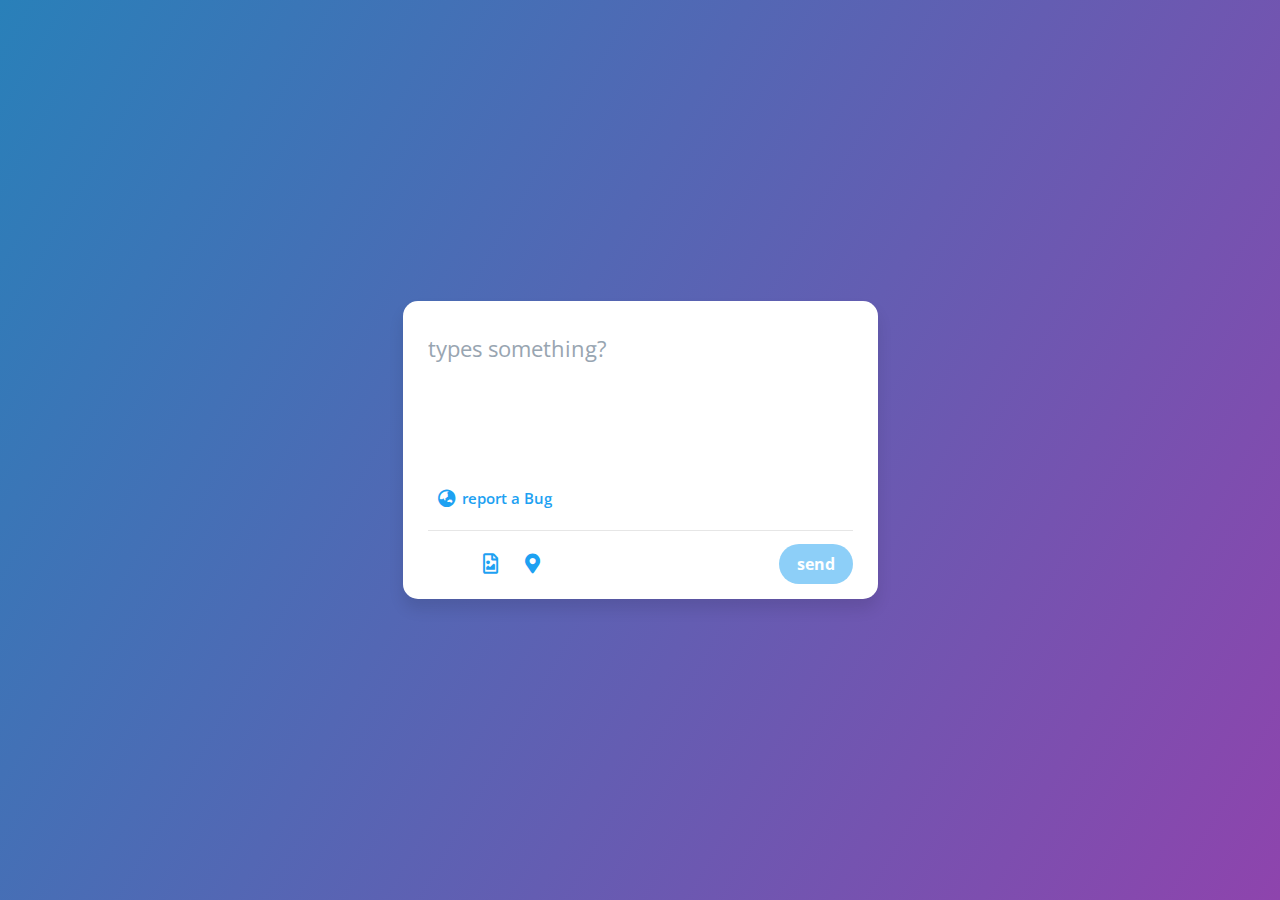
<file: developer file description/index.html>
<!DOCTYPE html>
<!-- Coding By CodingNepal - youtube.com/codingnepal -->
<html lang="en">
<head>
  <meta charset="UTF-8">
  <meta name="viewport" content="width=device-width, initial-scale=1.0">
  <title>Twitter Tweet Box UI Design | CodingNepal</title>
  <link rel="stylesheet" href="style.css">
  <link rel="stylesheet" href="https://unicons.iconscout.com/release/v3.0.6/css/line.css">
  <link rel="stylesheet" href="https://cdnjs.cloudflare.com/ajax/libs/font-awesome/5.15.3/css/all.min.css"/>
</head>
<body>
  <div class="wrapper">
    <div class="input-box">
      <div class="tweet-area">
        <span class="placeholder">types something?</span>
        <div class="input editable" contenteditable="true" spellcheck="false"></div>
        <div class="input readonly" contenteditable="true" spellcheck="false"></div>
      </div>
      <div class="privacy">
        <i class="fas fa-globe-asia"></i>
        <span>report a Bug</span>
      </div>
    </div>
    <div class="bottom">
      <ul class="icons">
        <li><i class="uil uil-capture"></i></li>
        <li><i class="far fa-file-image"></i></li>
        <li><i class="fas fa-map-marker-alt"></i></li>
        
      </ul>
      <div class="content">
        <span class="counter">100</span>
        <button>send</button>
      </div>
    </div>
  </div>

  <script src="script.js"></script>

</body>
</html>
</file>
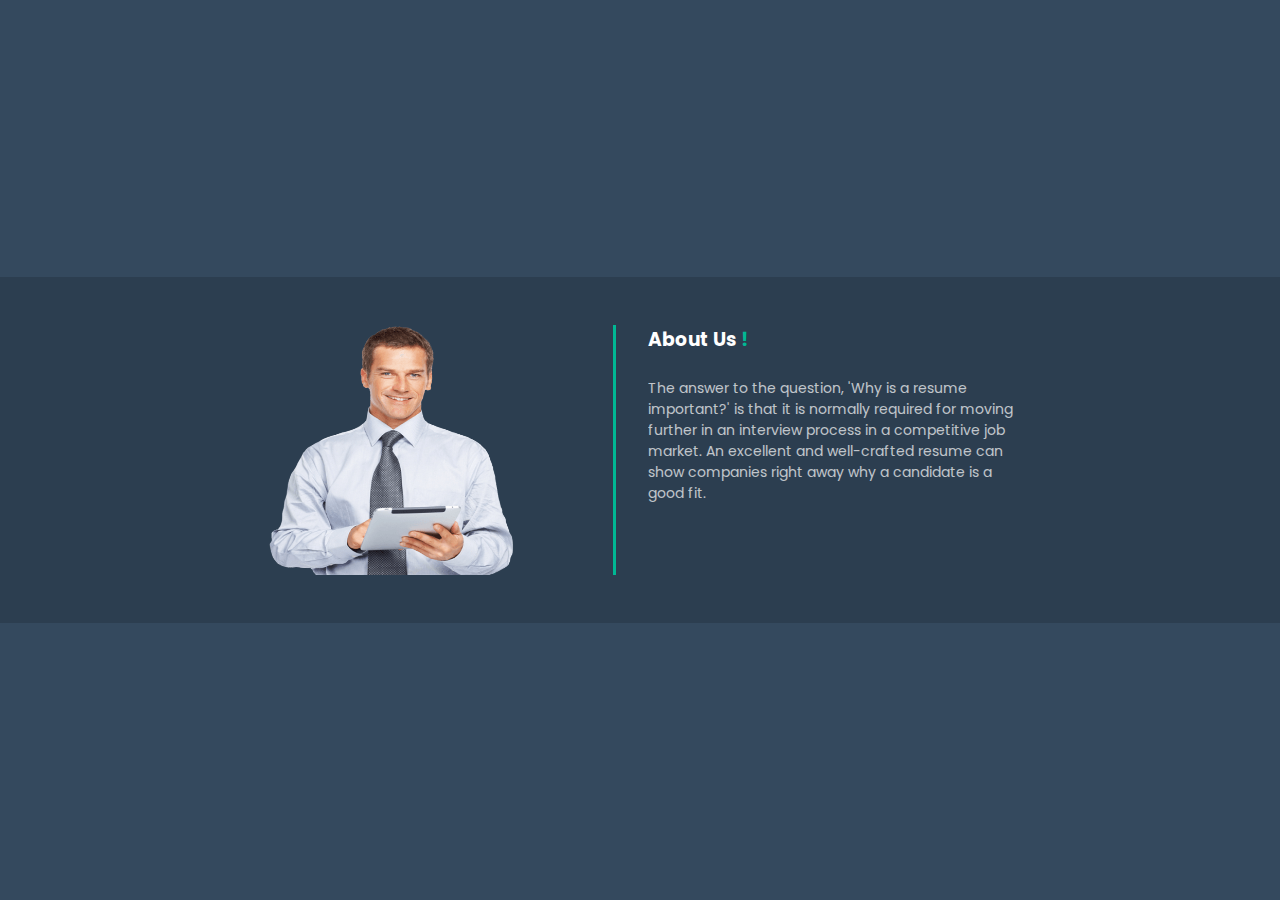
<file: know us more/index.html>
<!DOCTYPE html>
<html>
<head>
	<meta charset="utf-8">
	<meta name="viewport" content="width=device-width, initial-scale=1">
	<title>About Us Page</title>
	<link rel="stylesheet" type="text/css" href="style.css">
</head>
<body>
	<div class="about-sec">
		<div class="about-img">
			<img src="person1.png">
		</div>
		<div class="about-intro">
			<h3>About Us<span style="color: #00b894;"> !</h3>
			<p>The answer to the question, 'Why is a resume important?' is that it is normally required
				 for moving further in an interview process in a competitive job market. An excellent and well-crafted
				 resume can show companies right away why a candidate is a good fit.</p>
		</div>
	</div>

</body>
</html>
</file>
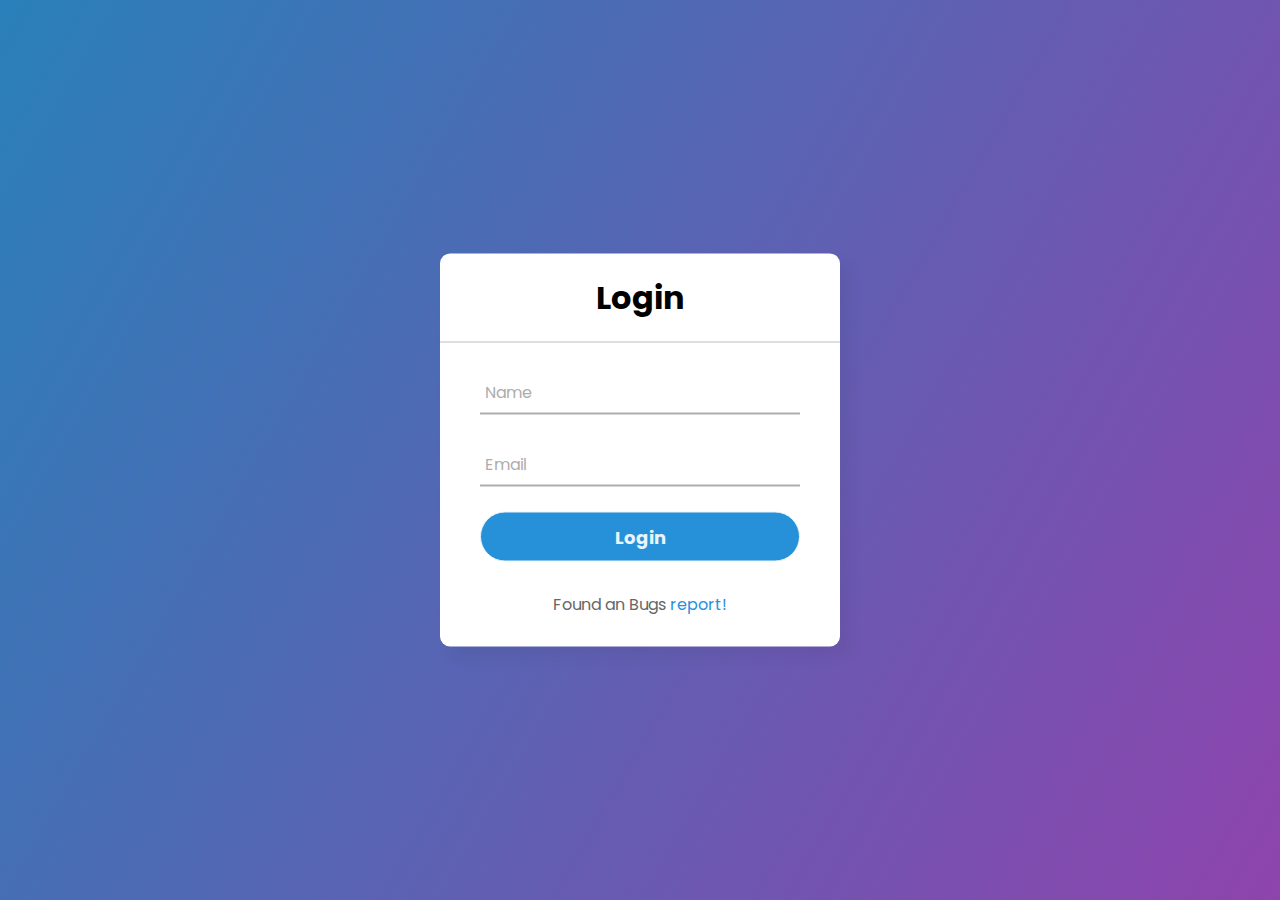
<file: Login Form - No JavaScript/index.html>
<!DOCTYPE html>
<!-- Coding By CodingNepal - youtube.com/codingnepal -->
<html lang="en" dir="ltr">
  <head>
    <meta charset="utf-8">
    <title>Portfolio_Nest</title>
    <link rel="stylesheet" href="style.css">
  </head>
  <body>
    <div class="center">
      <h1>Login</h1>
      <form method="post">
        <div class="txt_field">
          <input type="text" required>
          <span></span>
          <label>Name</label>
        </div>
        <div class="txt_field">
          <input type="Email" required>
          <span></span>
          <label>Email</label>
        </div>
        <div class="pass"></div>
        <input type="submit" value="Login">
        <div class="signup_link">
          Found an Bugs <a href="#">report!</a>
        </div>
      </form>
    </div>

  </body>
</html>
</file>
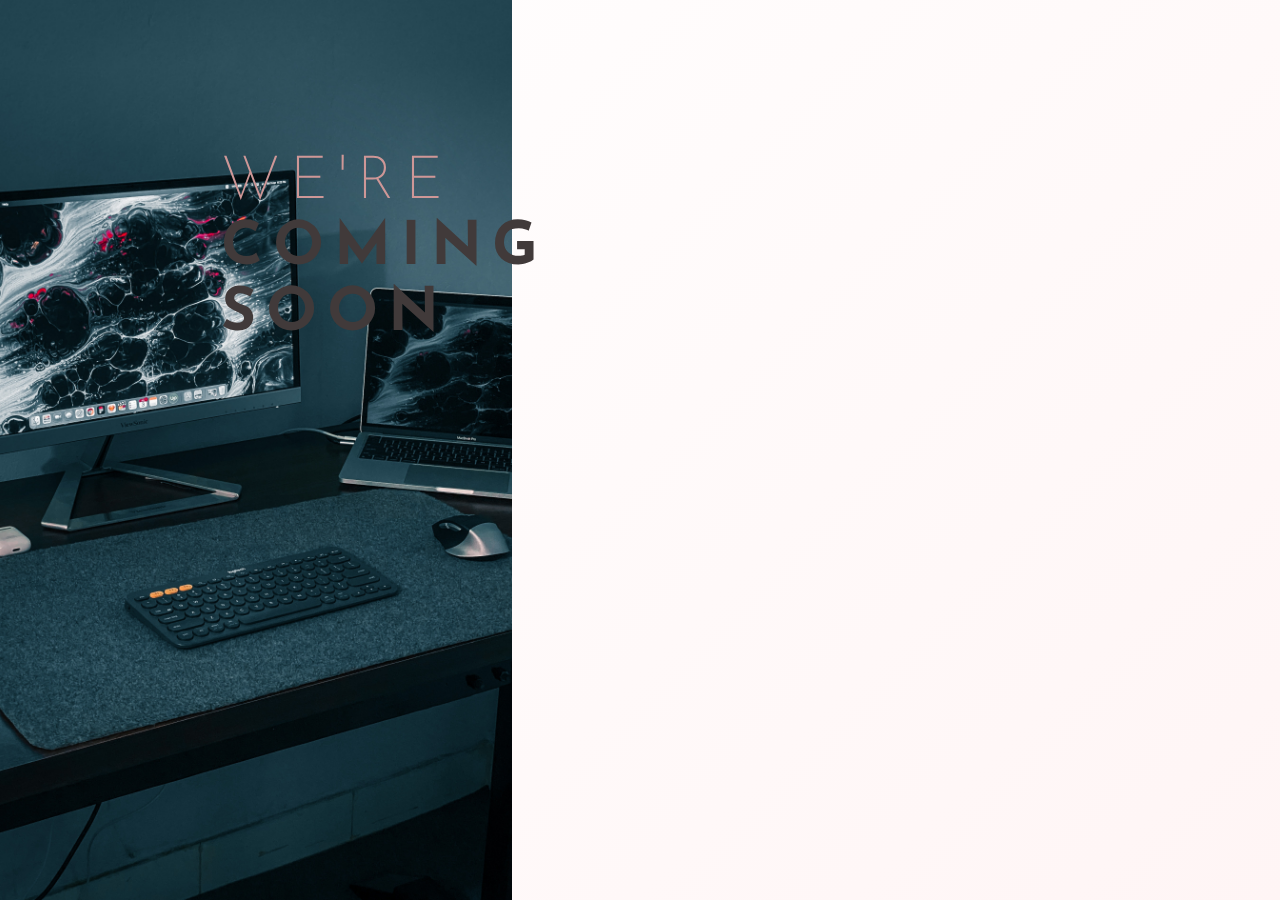
<file: testi cooming soon/index.html>
<!DOCTYPE html>
<html lang="en">
<head>
    <meta charset="UTF-8">
    <meta http-equiv="X-UA-Compatible" content="IE=edge">
    <meta name="viewport" content="width=device-width, initial-scale=1.0">
    <title>Document</title>
    <link rel="stylesheet" href="style.css">
</head>
<body>
    <div class="container">
        <div class="left bg-image"></div>
        <div class="right">
            <div class="inner-container">
                <img src="pexels-zesan-8524593.jpg" alt="background" class="bg-mobile">
                <h1>
                    <span>We're</span>
                    <br>
                    coming
                    <br>
                    soon
                </h1>
                <p>Hello fellow ! We're currently building .</p>

                
               
            </div>
        </div>
    </div>
</body>
</html>
</file>
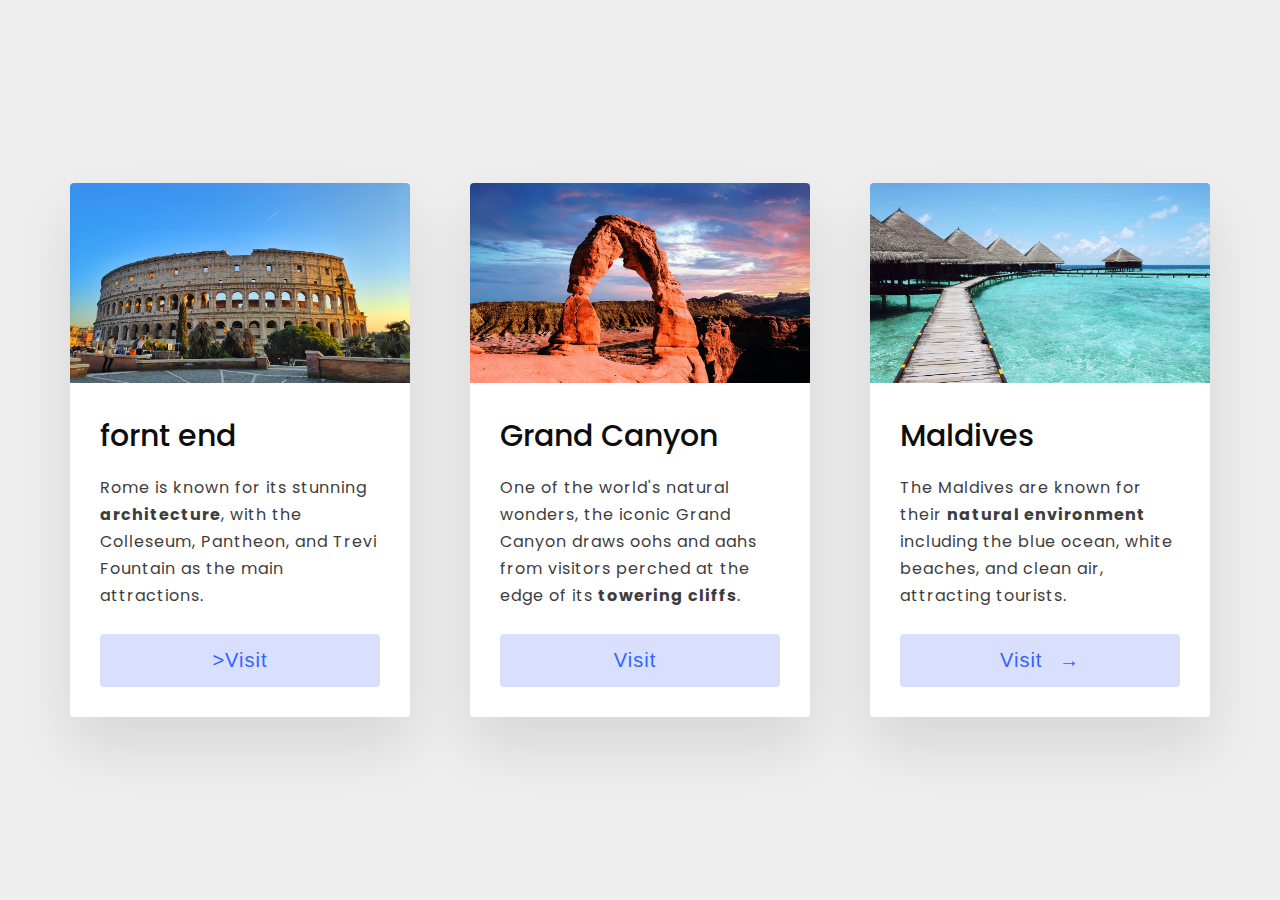
<file: responsive card/responsive.html>
<!DOCTYPE html>
<html lang="en">
  <head>
    <meta charset="UTF-8" />
    <meta name="viewport" content="width=device-width, initial-scale=1.0" />
    <title>webIQ</title>

    <link rel="stylesheet" href="style.css" />
  </head>

  <body>
    <div class="grid">
      <div class="grid-item">
        <div class="card">
          <img class="card-img" src="./img/rome.jpg" alt="Rome" />
          <div class="card-content">
            <h1 class="card-header">fornt end </h1>
            <p class="card-text">
              Rome is known for its stunning <strong> architecture</strong>,
              with the Colleseum, Pantheon, and Trevi Fountain as the main
              attractions.
            </p>
            <button class="card-btn" <a href="text/text.html"></a>>Visit</button>
          </div>
        </div>
      </div>
      <div class="grid-item">
        <div class="card">
          <img
            class="card-img"
            src="./img/grand-canyon.jpg"
            alt="Grand Canyon"
          />
          <div class="card-content">
            <h1 class="card-header">Grand Canyon</h1>
            <p class="card-text">
              One of the world's natural wonders, the iconic Grand Canyon draws
              oohs and aahs from visitors perched at the edge of its
              <strong>towering cliffs</strong>.
            </p>
            <button class="card-btn">Visit <span></span></button>
          </div>
        </div>
      </div>
      <div class="grid-item">
        <div class="card">
          <img class="card-img" src="./img/maldives.jpg" alt="Maldives" />
          <div class="card-content">
            <h1 class="card-header">Maldives</h1>
            <p class="card-text">
              The Maldives are known for their
              <strong>natural environment</strong> including the blue ocean,
              white beaches, and clean air, attracting tourists.
            </p>
            <button class="card-btn">Visit <span>&rarr;</span></button>
          </div>
        </div>
      </div>
    </div>
  </body>
</html>
</file>
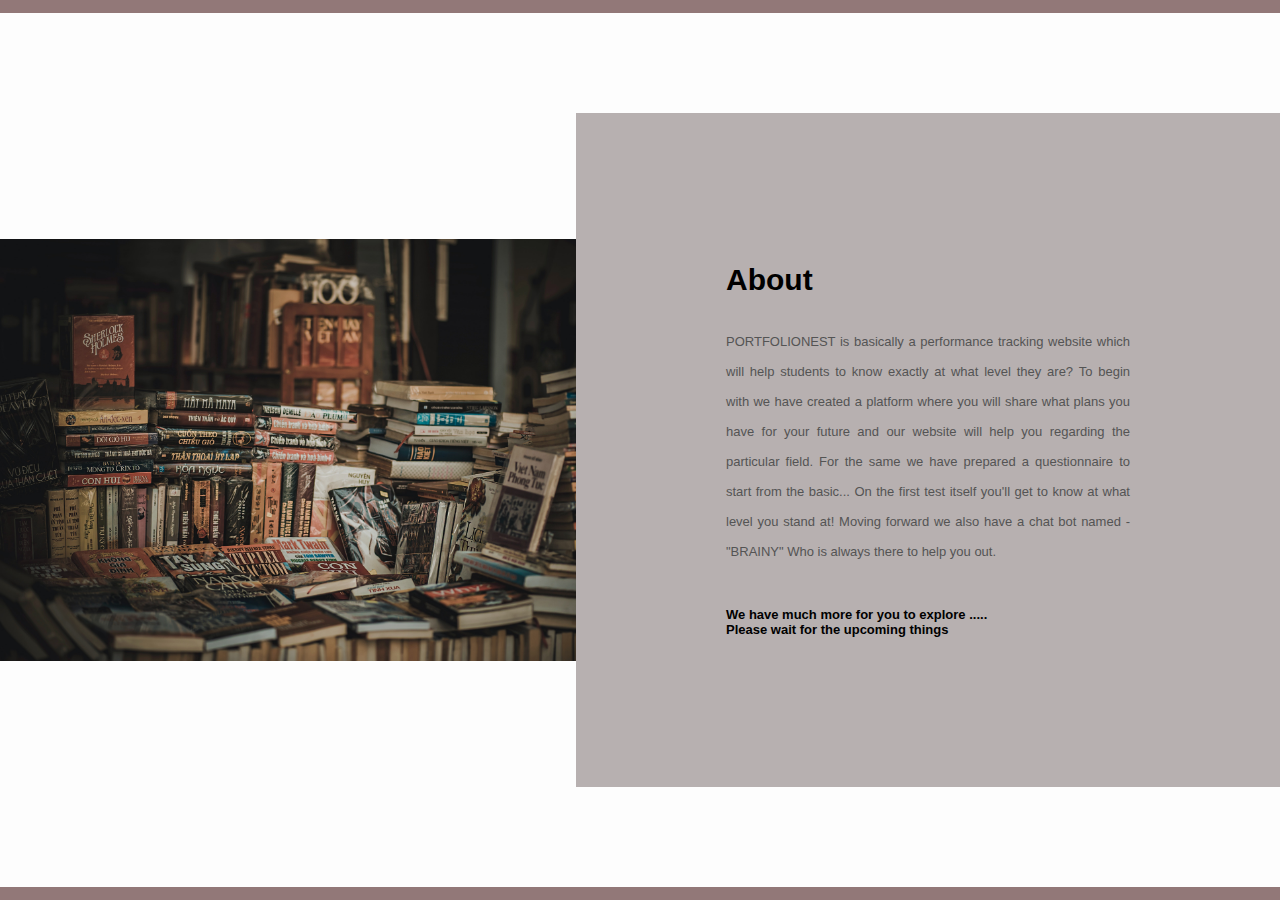
<file: service or about/services.html.html>
<html lang="en">
<head>
    <meta charset="UTF-8">
    <meta name="viewport" content="width=device-width, initial-scale=1.0">
    <title></title>
    <link rel="stylesheet" href="style.css">
</head>
<body>
    <div class="about-section">
        <div class="inner-container">
            <h1>About</h1>
            <p class="text">
                PORTFOLIONEST is basically a performance tracking website which will help students to know exactly at what level they are? 

                To begin with we have created a platform where you will share what plans you have for your future and our website will help you regarding the particular field. 
                For the same we have prepared a questionnaire to start from the basic... 
                On the first test itself you'll get to know at what level you stand at! 
                Moving forward we also have a chat bot named - "BRAINY" 
                Who is always there to help you out.
            <div class="skills">
                <span>We have much more for you to explore .....<br>
                    Please wait for the upcoming things 
                    </span>
                <span> </span>
                <span></span>
            </div>
        </div>
    </div>
</body>
</html>
</file>
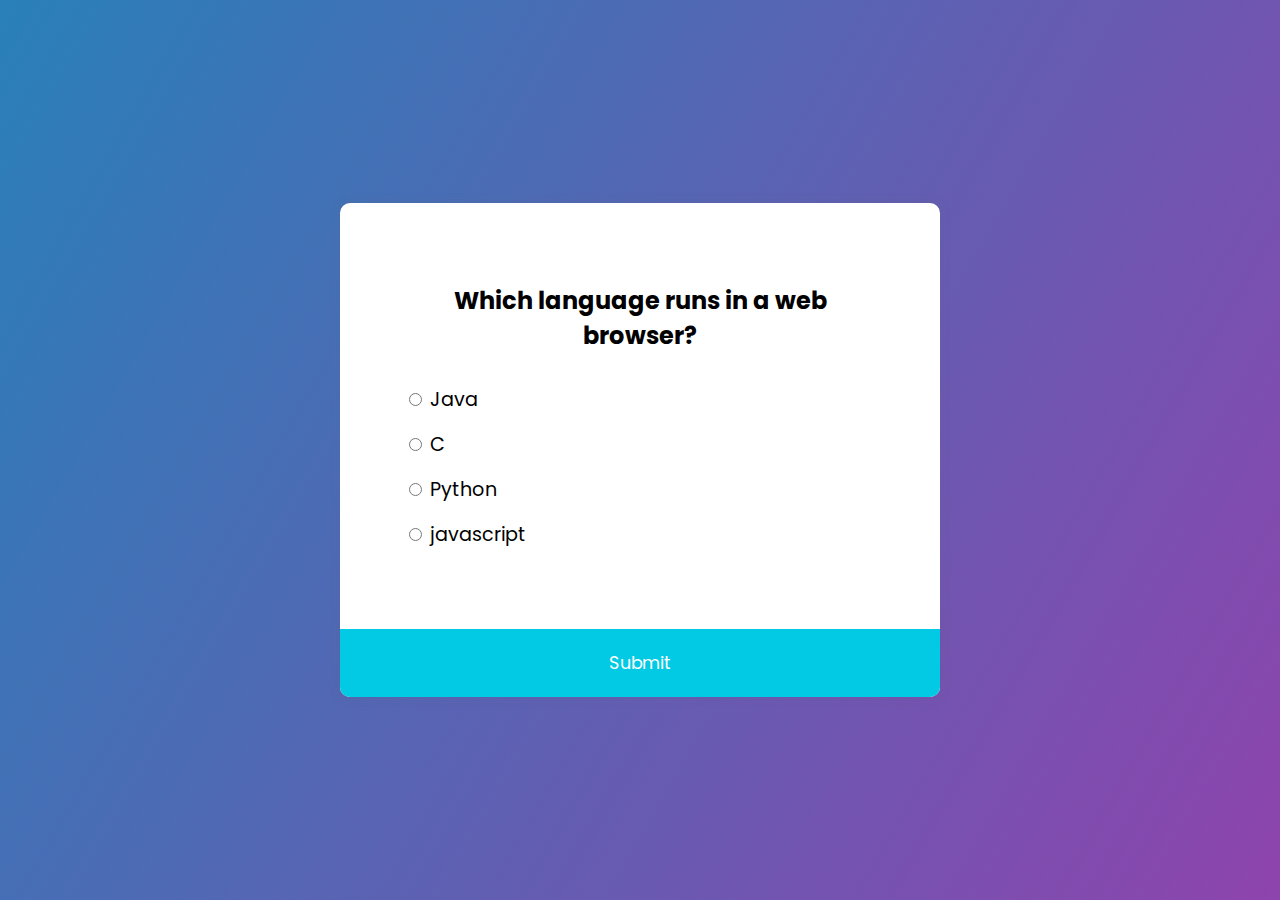
<file: text/text.html>
<!DOCTYPE html>
<html lang="en">
<head>
    <meta charset="UTF-8">
    <meta http-equiv="X-UA-Compatible" content="IE=edge">
    <meta name="viewport" content="width=device-width, initial-scale=1.0">
    <title>Quiz</title>
    <link rel="stylesheet" href="style.css">
</head>
<body>
    <div class="quiz-container" id="quiz">
        <div class="quiz-header">
          <h2 id="question">Question Text</h2>
          <ul>
            <li>
              <input type="radio" name="answer" id="a" class="answer">
              <label for="a" id="a_text">Answer</label>
            </li>
            <li>
              <input type="radio" name="answer" id="b" class="answer">
              <label for="b" id="b_text">Answer</label>
            </li>
            <li>
              <input type="radio" name="answer" id="c" class="answer">
              <label for="c" id="c_text">Answer</label>
            </li>
            <li>
              <input type="radio" name="answer" id="d" class="answer">
              <label for="d" id="d_text">Answer</label>
            </li>
          </ul>
        </div>
        <button id="submit">Submit</button>
      </div>
    
</body>
<script src="quiz.js"></script>
</html>
</file>
<file: developer file description/style.css>
@import url('https://fonts.googleapis.com/css2?family=Open+Sans:wght@400;600;700&display=swap');
*{
  margin: 0;
  padding: 0;
  box-sizing: border-box;
  font-family: 'Open Sans', sans-serif;
}
body{
  display: flex;
  align-items: center;
  justify-content: center;
  min-height: 100vh;
  background:linear-gradient(120deg,#2980b9, #8e44ad);
  height: 100vh;
}
::selection{
  color: #fff;
  background: #1da1f2;
}
.wrapper{
  background: #fff;
  max-width: 475px;
  width: 100%;
  border-radius: 15px;
  padding: 25px 25px 15px 25px;
  box-shadow: 0px 10px 15px rgba(0,0,0,0.1);
}
.input-box{
  padding-top: 10px;
  border-bottom: 1px solid #e6e6e6;
}
.input-box .tweet-area{
  position: relative;
  min-height: 130px;
  max-height: 170px;
  overflow-y: auto;
}
.tweet-area::-webkit-scrollbar{
  width: 0px;
}
.tweet-area .placeholder{
  position: absolute;
  margin-top: -3px;
  font-size: 22px;
  color: #98A5B1;
  pointer-events: none;
}
.tweet-area .input{
  outline: none;
  font-size: 17px;
  min-height: inherit;
  word-wrap: break-word;
  word-break: break-all;
}
.tweet-area .editable{
  position: relative;
  z-index: 5;
}
.tweet-area .readonly{
  position: absolute;
  top: 0;
  left: 0;
  z-index: -1;
  color: transparent;
  background: transparent;
}
.readonly .highlight{
  background: #fd9bb0;
}
.input-box .privacy{
  color: #1da1f2;
  margin: 15px 0;
  display: inline-flex;
  align-items: center;
  padding: 7px 10px;
  border-radius: 50px;
  cursor: pointer;
  transition: background 0.2s ease;
}
.privacy:hover, .icons li:hover{
  background: #e7f5fe;
}
.privacy i{
  font-size: 18px;
}
.privacy span{
  font-size: 15px;
  font-weight: 600;
  margin-left: 7px;
}
.bottom{
  display: flex;
  margin-top: 13px;
  align-items: center;
  justify-content: space-between;
}
.bottom .icons{
  display: inline-flex;
}
.icons li{
  list-style: none;
  color: #1da1f2;
  font-size: 20px;
  margin: 0 2px;
  height: 38px;
  width: 38px;
  cursor: pointer;
  display: flex;
  align-items: center;
  justify-content: center;
  border-radius: 50%;
  transition: background 0.2s ease;
}
.bottom .content{
  display: flex;
  align-items: center;
  justify-content: center;
}
.bottom .counter{
  color: #333;
  display: none;
  font-weight: 500;
  margin-right: 15px;
  padding-right: 15px;
  border-right: 1px solid #aab8c2;
}
.bottom button{
  padding: 9px 18px;
  border: none;
  outline: none;
  border-radius: 50px;
  font-size: 16px;
  font-weight: 700;
  background: #1da1f2;
  color: #fff;
  cursor: pointer;
  opacity: 0.5;
  pointer-events: none;
  transition: background 0.2s ease;
}
.bottom button.active{
  opacity: 1;
  pointer-events: auto;
}
.bottom button:hover{
  background: #0d8bd9;
}
</file>
<file: know us more/style.css>
@import url('https://fonts.googleapis.com/css2?family=Poppins:wght@400;600;700&display=swap');
*{
	font-family: 'Poppins', sans-serif;
	margin: 0;
	padding: 0;
	box-sizing: border-box;
}
body{
	height: 100vh;
	display: flex;
	justify-content: center;
	align-items: center;
	background: #34495e;
}
.about-sec{
	display: flex;
	padding: 3rem 0;
	width: 100%;
	justify-content: center;
	background: #2c3e50;
}
.about-img{
	width: 250px;
	height: 250px;
	margin: 0 3rem;
}
.about-img img{
	height: 100%;
	width: 100%;
}
.about-intro{
	color: #fff;
	width: 400px;
	height: 250px;
	border-left: 3px solid #00b894;
	padding-left: 2rem;
	margin: 0 3rem;
}
.about-intro p{
	margin-top: 1.5rem;
	font-size: 14px;
	opacity: .7;
}
@media only screen and (max-width: 900px) {
	.about-sec{
		flex-direction: column;
		align-items: center;
	}
	.about-img{
		width: 80%;
	}
	.about-intro{
		width: 100%;
		height: 100%;
		border-top: 3px solid #00b894;
		border-left: none;
		padding: 1rem;
		margin-top: 2rem;
	}
	.about-intro h3,p{
		width: 80%;
	}
	.about-intro p{
		font-size: 12px;
	}


}
</file>
<file: Login Form - No JavaScript/style.css>
@import url('https://fonts.googleapis.com/css2?family=Noto+Sans:wght@700&family=Poppins:wght@400;500;600&display=swap');
*{
  margin: 0;
  padding: 0;
  box-sizing: border-box;
  font-family: "Poppins", sans-serif;
}
body{
  margin: 0;
  padding: 0;
  background: linear-gradient(120deg,#2980b9, #8e44ad);
  height: 100vh;
  overflow: hidden;
}
.center{
  position: absolute;
  top: 50%;
  left: 50%;
  transform: translate(-50%, -50%);
  width: 400px;
  background: white;
  border-radius: 10px;
  box-shadow: 10px 10px 15px rgba(0,0,0,0.05);
}
.center h1{
  text-align: center;
  padding: 20px 0;
  border-bottom: 1px solid silver;
}
.center form{
  padding: 0 40px;
  box-sizing: border-box;
}
form .txt_field{
  position: relative;
  border-bottom: 2px solid #adadad;
  margin: 30px 0;
}
.txt_field input{
  width: 100%;
  padding: 0 5px;
  height: 40px;
  font-size: 16px;
  border: none;
  background: none;
  outline: none;
}
.txt_field label{
  position: absolute;
  top: 50%;
  left: 5px;
  color: #adadad;
  transform: translateY(-50%);
  font-size: 16px;
  pointer-events: none;
  transition: .5s;
}
.txt_field span::before{
  content: '';
  position: absolute;
  top: 40px;
  left: 0;
  width: 0%;
  height: 2px;
  background: #2691d9;
  transition: .5s;
}
.txt_field input:focus ~ label,
.txt_field input:valid ~ label{
  top: -5px;
  color: #2691d9;
}
.txt_field input:focus ~ span::before,
.txt_field input:valid ~ span::before{
  width: 100%;
}
.pass{
  margin: -5px 0 20px 5px;
  color: #a6a6a6;
  cursor: pointer;
}
.pass:hover{
  text-decoration: underline;
}
input[type="submit"]{
  width: 100%;
  height: 50px;
  border: 1px solid;
  background: #2691d9;
  border-radius: 25px;
  font-size: 18px;
  color: #e9f4fb;
  font-weight: 700;
  cursor: pointer;
  outline: none;
}
input[type="submit"]:hover{
  border-color: #2691d9;
  transition: .5s;
}
.signup_link{
  margin: 30px 0;
  text-align: center;
  font-size: 16px;
  color: #666666;
}
.signup_link a{
  color: #2691d9;
  text-decoration: none;
}
.signup_link a:hover{
  text-decoration: underline;
}
</file>
<file: testi cooming soon/style.css>
@import url('https://fonts.googleapis.com/css?family=Josefin+Sans:200,400,600&display=swap');

*{
    box-sizing: border-box;
}

body{
    background-image: linear-gradient(
        135deg,
        rgb(255, 255, 255),
        rgb(255,245,245)
    );
    font-family: 'Josefin Sans', sans-serif;
    margin: 0;
}

.container{
    display: flex;
    min-height: 100vh;
}

.right{
    background-size: cover;
    background-position: center center;
    padding: 0 40px 40px;
    width: 60%;
}

.inner-container{
    max-width: 450px;
    margin: auto;
}

.left{
    width: 40%;
}

.bg-image{
    background-image: url('pexels-zesan-8524593.jpg');
    background-size: cover;
    background-position: center center;
}

.bg-mobile{
    display: none;
}

h1{
    color: rgb(65, 58, 58);
    font-size: 60px;
    letter-spacing: 10px;
    line-height: 1.1;
    margin-top: 150px;
    margin-bottom: 0;
    transform: translateX(-100%);
    text-transform: uppercase;
    animation: comeinleft 0.5s ease forwards;
}

h1 span{
    color: rgb(206, 151, 151);
    font-weight: 200;
}

p{
    color: rgb(206, 151, 151);
    line-height: 26px;
    margin: 30px 0;
    transform: translateX(100%);
    opacity: 0;
    animation: comeinright 0.5s ease forwards;
}

form{
    position: relative;
    transform: translateX(-100%);
    animation: comeinleft 0.5s ease forwards;
}

input{
    background-color: transparent;
    border: 1px solid rgb(206, 151, 151);
    border-radius: 50px;
    font-size: 16px;
    padding: 15px 30px;
    height: 55px;
    width: 100%;
}

input:focus{
    border-width: 2px;
    box-shadow: 0px 0px 10px rgba(206,151,151,0.5);
    outline: none;
}

input::placeholder{
    color: rgb(206, 151, 151);
}

button{
    background-image: linear-gradient(135deg, rgb(248,191,191), rgb(238,140,140));
    box-shadow: 2px 5px 10px rgba(206, 151, 151,0.5);
    border: none;
    border-radius: 50px;
    cursor: pointer;
    padding: 15px;
    position: absolute;
    top: 0;
    right: 0;
    transition: opacity 0.2s ease;
    height: 55px;
    width: 100px;
}

button:hover{
    opacity: 0.6;
}

/* animations */
@keyframes comeinleft {
    to{
        transform: translateX(0);
    }
}

@keyframes comeinright {
    to{
        opacity: 1;
        transform: translateX(0);
    }
}

/* media query */

@media screen and (max-width: 600px) {
    .bg-mobile{
        display: block;
        margin-left: -40px;
        margin-right: -40px;
        width: calc(100% + 80px);
    }

    h1{
        font-size: 40px;
    }

    .right{
        width: 100%;
    }

    .left{
        display: none;
    }
}
</file>
<file: responsive card/style.css>
@import url("https://fonts.googleapis.com/css?family=Poppins&display=swap");

* {
  margin: 0;
  padding: 0;
}

html {
  box-sizing: border-box;
  font-size: 62.5%;
}

body {
  background-color: #eee;
  font-family: "Poppins", sans-serif;
  display: flex;
  justify-content: center;
  align-items: center;
  min-height: 100vh;
}

.grid {
  display: grid;
  width: 114em;
  grid-gap: 6rem;
  grid-template-columns: repeat(auto-fit, minmax(30rem, 1fr));
  align-items: start;
}

.grid-item {
  background-color: #fff;
  border-radius: 0.4rem;
  overflow: hidden;
  box-shadow: 0 3rem 6rem rgba(0, 0, 0, 0.1);
  cursor: pointer;
  transition: 0.2s;
}

.grid-item:hover {
  transform: translateY(-0.5%);
  box-shadow: 0 4rem 8rem rgba(0, 0, 0, 0.5);
}

.card-img {
  display: block;
  width: 100%;
  height: 20rem;
  object-fit: cover;
}

.card-content {
  padding: 3rem;
}

.card-header {
  font-size: 3rem;
  font-weight: 500;
  color: #0d0d0d;
  margin-bottom: 1.5rem;
}

.card-text {
  font-size: 1.6rem;
  letter-spacing: 0.1rem;
  line-height: 1.7;
  color: #3d3d3d;
  margin-bottom: 2.5rem;
}

.card-btn {
  display: block;
  width: 100%;
  padding: 1.5rem;
  font-size: 2rem;
  text-align: center;
  color: #3363ff;
  background-color: #d8e0fd;
  border: none;
  border-radius: 0.4rem;
  transition: 0.2s;
  cursor: pointer;
  letter-spacing: 0.1rem;
}

.card-btn span {
  margin-left: 1rem;
  transition: 0.2s;
}

.card-btn:hover,
.card-btn:active {
  background-color: #c2cffc;
}

.card-btn:hover span,
.card-btn:active span {
  margin-left: 1.5rem;
}

@media only screen and (max-width: 60em) {
  body {
    padding: 3rem;
  }

  .grid {
    grid-gap: 3rem;
  }
}
</file>
<file: service or about/style.css>
*{
    margin: 0;
    padding: 0;
    font-family: "Open Sans",sans-serif;
    box-sizing: border-box;
}

body{
    min-height: 100vh;
    display: flex;
    align-items: center;
    justify-content: center;
    background-color: #927878;
}

.about-section{
    background: url(pexels-min-an-694740.jpg) no-repeat left;
    background-size: 55%;
    background-color: #fdfdfd;
    overflow: hidden;
    padding: 100px 0;
}

.inner-container{
    width: 55%;
    float: right;
    background-color: #b7b0b0;
    padding: 150px;
}

.inner-container h1{
    margin-bottom: 30px;
    font-size: 30px;
    font-weight: 900;
}

.text{
    font-size: 13px;
    color: #545454;
    line-height: 30px;
    text-align: justify;
    margin-bottom: 40px;
}

.skills{
    display: flex;
    justify-content: space-between;
    font-weight: 700;
    font-size: 13px;
}

@media screen and (max-width:1200px){
    .inner-container{
        padding: 80px;
    }
}

@media screen and (max-width:1000px){
    .about-section{
        background-size: 100%;
        padding: 100px 40px;
    }
    .inner-container{
        width: 100%;
    }
}

@media screen and (max-width:600px){
    .about-section{
        padding: 0;
    }
    .inner-container{
        padding: 60px;
    }
}
</file>
<file: text/style.css>
@import url('https://fonts.googleapis.com/css2?family=Poppins:wght@200;300;400;500&display=swap');
*{
  box-sizing: border-box;
}
body{
  background-color: #b8c6db;
  background: linear-gradient(120deg,#2980b9, #8e44ad);
  font-family: 'Poppins', sans-serif;
  display: flex;
  align-items: center;
  justify-content: center;
  height: 100vh;
  overflow: hidden;
  margin: 0;
}
.quiz-container{
  background-color: #fff;
  border-radius: 10px;
  box-shadow: 0 0 10px 2px rgba(100, 100, 100, 0.1);
  width: 600px;
  overflow: hidden;
}
.quiz-header{
  padding: 4rem;
}
h2{
  padding: 1rem;
  text-align: center;
  margin: 0;
}
ul{
  list-style-type: none;
  padding: 0;
}
ul li{
  font-size: 1.2rem;
  margin: 1rem 0;
}
ul li label{
  cursor: pointer;
}
button{
  background-color: #03cae4;
  color: #fff;
  border: none;
  display: block;
  width: 100%;
  cursor: pointer;
  font-size: 1.1rem;
  font-family: inherit;
  padding: 1.3rem;
}
button:hover{
  background-color: #04adc4;
}
button:focus{
  outline: none;
  background-color: #44b927;
}
</file>
